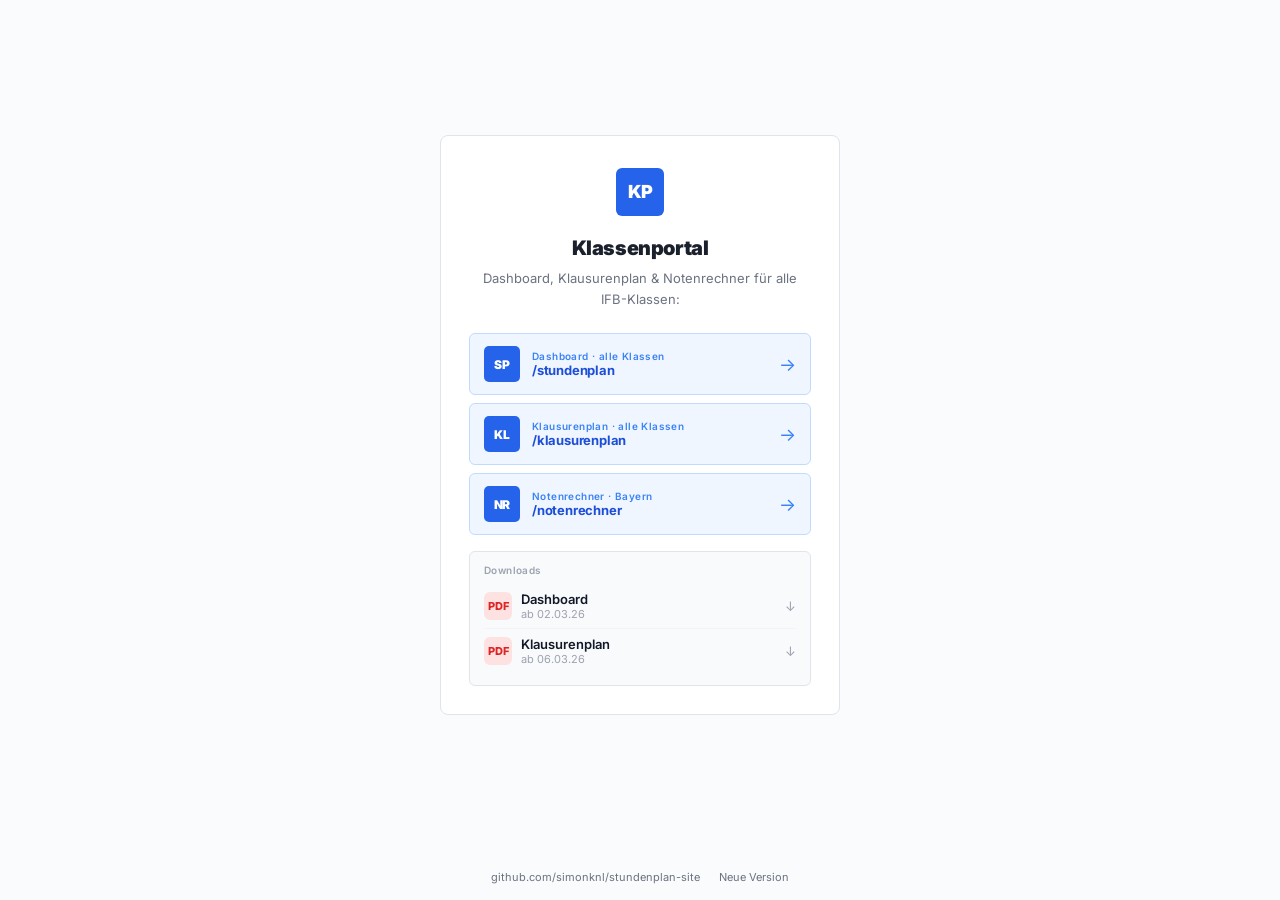
<file: legacy/index.html>
<!DOCTYPE html>
<html lang="de">
<head>
<meta charset="UTF-8">
<meta name="viewport" content="width=device-width, initial-scale=1.0">
<meta name="theme-color" content="#2563eb">
<title>IFB · Klassenportal</title>
<link rel="icon" type="image/svg+xml" href="./favicon.svg">
<link rel="preconnect" href="https://fonts.googleapis.com">
<link href="https://fonts.googleapis.com/css2?family=Inter:wght@400;500;600;700;800&display=swap" rel="stylesheet">
<style>
*, *::before, *::after { box-sizing: border-box; margin: 0; padding: 0; }

body {
  font-family: 'Inter', -apple-system, BlinkMacSystemFont, sans-serif;
  background: #fafbfc;
  min-height: 100vh;
  display: flex;
  flex-direction: column;
  -webkit-font-smoothing: antialiased;
  color: #1a202c;
}

.page {
  flex: 1;
  display: flex;
  align-items: center;
  justify-content: center;
  padding: 32px 16px;
}

.card {
  background: #ffffff;
  border: 1px solid #e1e4e8;
  border-radius: 8px;
  box-shadow: none;
  padding: 32px 28px 28px;
  width: 100%;
  max-width: 400px;
  text-align: center;
}

.brand-mark {
  width: 48px; height: 48px;
  background: #2563eb;
  border-radius: 6px;
  display: inline-flex; align-items: center; justify-content: center;
  font-size: 18px; font-weight: 900; color: #fff;
  letter-spacing: -.5px;
  margin-bottom: 20px;
}

h1 {
  font-size: 20px;
  font-weight: 900;
  color: #1a202c;
  letter-spacing: -.4px;
  margin-bottom: 8px;
  line-height: 1.2;
}

.sub {
  font-size: 13px;
  color: #6b7280;
  line-height: 1.6;
  margin-bottom: 24px;
}

.portal-link {
  display: flex;
  align-items: center;
  justify-content: space-between;
  background: #eff6ff;
  border: 1px solid #bfdbfe;
  border-radius: 6px;
  padding: 12px 14px;
  text-decoration: none;
  transition: background 150ms, border-color 150ms, box-shadow 150ms;
  gap: 12px;
}

.portal-link:hover {
  background: #dbeafe;
  border-color: #93c5fd;
  box-shadow: 0 2px 6px rgba(37,99,235,.15);
}

.portal-link-left {
  display: flex;
  align-items: center;
  gap: 12px;
  text-align: left;
}

.portal-mark {
  width: 36px; height: 36px;
  background: #2563eb;
  border-radius: 5px;
  display: flex; align-items: center; justify-content: center;
  font-size: 12px; font-weight: 900; color: #fff;
  letter-spacing: -.4px;
  flex-shrink: 0;
}

.portal-info-label {
  font-size: 10px;
  font-weight: 600;
  color: #3b82f6;
  text-transform: none;
  letter-spacing: .4px;
}

.portal-info-name {
  font-size: 13px;
  font-weight: 700;
  color: #1d4ed8;
  letter-spacing: -.2px;
}

.portal-arrow {
  color: #3b82f6;
  font-size: 18px;
  flex-shrink: 0;
}

.info-box {
  margin-top: 16px;
  background: #f9fafb;
  border: 1px solid #e1e4e8;
  border-radius: 6px;
  padding: 12px 14px;
  text-align: left;
}

.info-box-title {
  font-size: 10px;
  font-weight: 600;
  color: #9ca3af;
  text-transform: none;
  letter-spacing: .4px;
  margin-bottom: 8px;
}

.dl-link {
  display: flex;
  align-items: center;
  justify-content: space-between;
  text-decoration: none;
  padding: 7px 0;
  gap: 10px;
  border-bottom: 1px solid #f3f4f6;
  transition: opacity .12s;
}
.dl-link:last-child { border-bottom: none; }
.dl-link:hover { opacity: .7; }

.dl-link-left {
  display: flex;
  align-items: center;
  gap: 9px;
}

.dl-icon {
  width: 28px; height: 28px;
  background: #fee2e2;
  border-radius: 6px;
  display: flex; align-items: center; justify-content: center;
  font-size: 11px; font-weight: 800; color: #dc2626;
  flex-shrink: 0;
}

.dl-name {
  font-size: 13px;
  font-weight: 600;
  color: #111827;
}

.dl-meta {
  font-size: 11px;
  color: #9ca3af;
}

.dl-arrow {
  font-size: 13px;
  color: #9ca3af;
  flex-shrink: 0;
}

footer{text-align:center;padding:20px 0 16px;font-size:11px;color:#9ca3af}
footer a{color:#6b7280;text-decoration:none}
footer a:hover{color:#1a202c}
</style>
</head>
<body>

<div class="page">
  <div class="card">
    <div class="brand-mark">KP</div>
    <h1>Klassenportal</h1>
    <p class="sub">Dashboard, Klausurenplan &amp; Notenrechner für alle IFB-Klassen:</p>

    <a class="portal-link" href="stundenplan.html">
      <div class="portal-link-left">
        <div class="portal-mark">SP</div>
        <div>
          <div class="portal-info-label">Dashboard · alle Klassen</div>
          <div class="portal-info-name">/stundenplan</div>
        </div>
      </div>
      <span class="portal-arrow">→</span>
    </a>

    <a class="portal-link" href="klausurenplan.html" style="margin-top:8px">
      <div class="portal-link-left">
        <div class="portal-mark">KL</div>
        <div>
          <div class="portal-info-label">Klausurenplan · alle Klassen</div>
          <div class="portal-info-name">/klausurenplan</div>
        </div>
      </div>
      <span class="portal-arrow">→</span>
    </a>

    <a class="portal-link" href="notenrechner.html" style="margin-top:8px">
      <div class="portal-link-left">
        <div class="portal-mark">NR</div>
        <div>
          <div class="portal-info-label">Notenrechner · Bayern</div>
          <div class="portal-info-name">/notenrechner</div>
        </div>
      </div>
      <span class="portal-arrow">→</span>
    </a>

    <div class="info-box">
      <div class="info-box-title">Downloads</div>
      <a class="dl-link" href="../Stundenplan_ab_02_03_26.pdf" download>
        <div class="dl-link-left">
          <div class="dl-icon">PDF</div>
          <div>
            <div class="dl-name">Dashboard</div>
            <div class="dl-meta">ab 02.03.26</div>
          </div>
        </div>
        <span class="dl-arrow">↓</span>
      </a>
      <a class="dl-link" href="../Klausurenplan_ab_06_03_26.pdf" download>
        <div class="dl-link-left">
          <div class="dl-icon">PDF</div>
          <div>
            <div class="dl-name">Klausurenplan</div>
            <div class="dl-meta">ab 06.03.26</div>
          </div>
        </div>
        <span class="dl-arrow">↓</span>
      </a>
    </div>
  </div>
</div>

<footer>
  <a href="https://github.com/simonknl/stundenplan-site" target="_blank" rel="noopener">github.com/simonknl/stundenplan-site</a>
  <a href="../index.html" style="margin-left:16px">Neue Version</a>
</footer>

</body>
</html>
</file>
